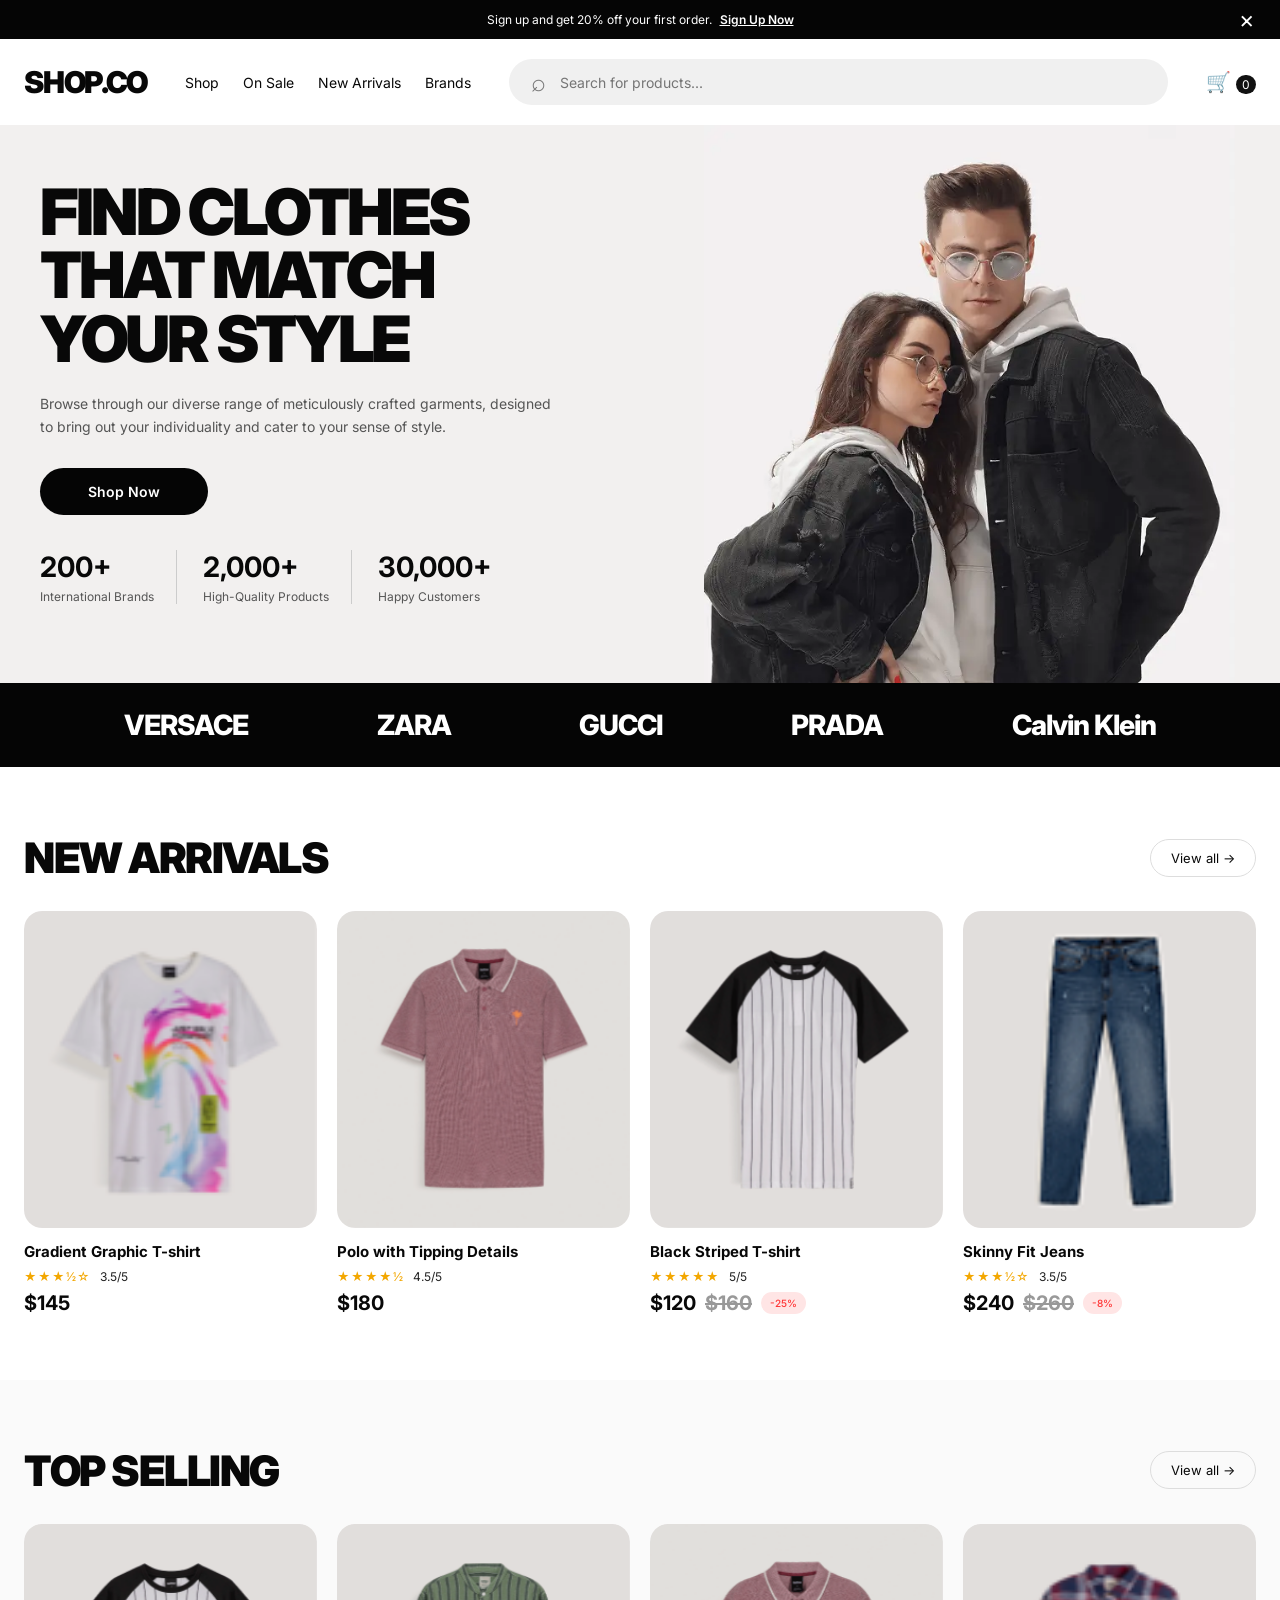
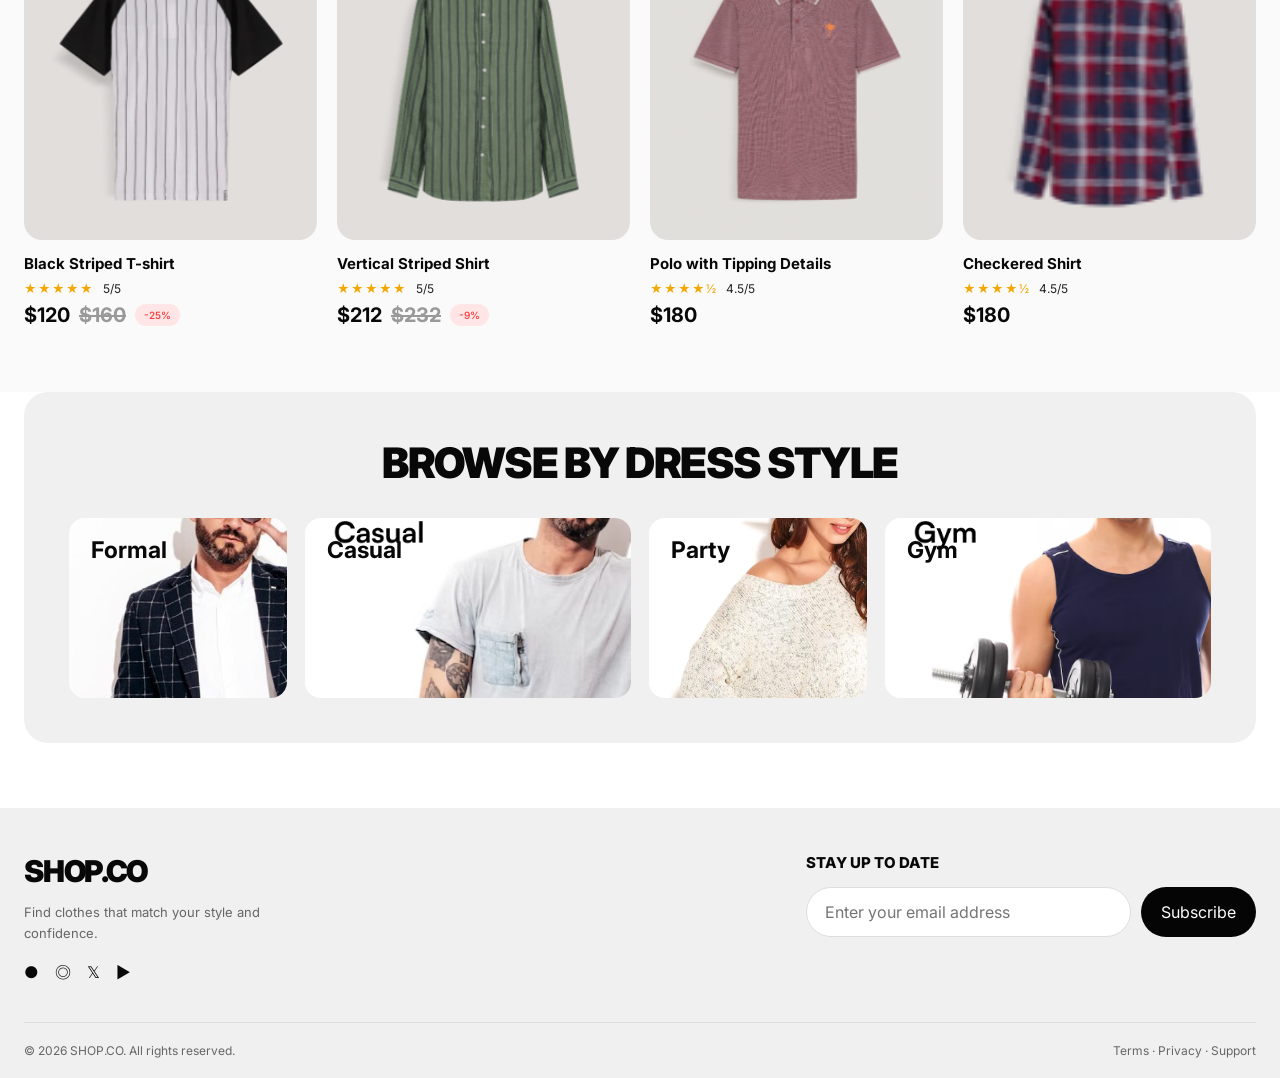
<file: index.html>
<!doctype html>
<html lang="en"><head><meta charset="utf-8"><meta name="viewport" content="width=device-width,initial-scale=1">
<meta name="description" content="SHOP.CO everyday fashion store"><title>SHOP.CO | Everyday style</title>
<link rel="preconnect" href="https://fonts.googleapis.com"><link href="https://fonts.googleapis.com/css2?family=Inter:wght@400;500;600;700;800;900&display=swap" rel="stylesheet">
<link rel="stylesheet" href="styles.css"><script src="app.js" defer></script></head><body>
<div class="announcement" id="announcement">Sign up and get 20% off your first order. <a href="#newsletter">Sign Up Now</a><button aria-label="Close announcement" id="close-announcement">×</button></div>
<header class="site-header"><button class="menu-toggle" id="menu-toggle" aria-label="Open menu">☰</button><a class="logo" href="index.html">SHOP.CO</a>
<nav class="main-nav" id="main-nav"><a href="category.html">Shop</a><a href="category.html?category=Shirts">On Sale</a><a href="category.html?category=T-shirts">New Arrivals</a><a href="category.html">Brands</a></nav>
<form class="search" id="search-form"><button aria-label="Search">⌕</button><input id="search-input" placeholder="Search for products..." aria-label="Search products"></form>
<div class="header-actions"><a aria-label="Cart" href="cart.html">🛒 <span id="cart-count">0</span></a></div></header>
<main>
<section class="hero"><div class="hero-copy"><h1>FIND CLOTHES<br>THAT MATCH<br><span>YOUR STYLE</span></h1><p>Browse through our diverse range of meticulously crafted garments, designed to bring out your individuality and cater to your sense of style.</p><a class="btn" href="category.html">Shop Now</a><div class="stats"><div><strong>200+</strong><span>International Brands</span></div><div><strong>2,000+</strong><span>High-Quality Products</span></div><div><strong>30,000+</strong><span>Happy Customers</span></div></div></div><div class="hero-visual"><img src="assets/hero-img.webp" alt="Fashion collection"></div></section>
<section class="brand-strip"><span>VERSACE</span><span>ZARA</span><span>GUCCI</span><span>PRADA</span><span>Calvin Klein</span></section>
<section class="section"><div class="section-heading"><h2>NEW ARRIVALS</h2><a href="category.html">View all →</a></div><div class="product-grid" id="new-arrivals-grid" data-limit="4"></div></section>
<section class="section section-muted"><div class="section-heading"><h2>TOP SELLING</h2><a href="category.html">View all →</a></div><div class="product-grid" id="top-selling-grid" data-limit="4" data-top-selling="true"></div></section>
<section class="style-section"><h2>BROWSE BY DRESS STYLE</h2><div class="style-grid"><a href="category.html?category=Shirts"><img src="assets/formal.png" alt=""><b>Formal</b></a><a href="category.html?category=T-shirts"><img src="assets/casual.png" alt=""><b>Casual</b></a><a href="category.html?category=Shorts"><img src="assets/party.png" alt=""><b>Party</b></a><a href="category.html?category=Jeans"><img src="assets/gym.png" alt=""><b>Gym</b></a></div></section>
</main><footer class="footer" id="newsletter"><div class="footer-top"><div><a class="logo" href="index.html">SHOP.CO</a><p>Find clothes that match your style and confidence.</p><div class="socials">●　◎　𝕏　▶</div></div><form id="newsletter-form" class="newsletter"><label for="newsletter-email">STAY UP TO DATE</label><div><input type="email" id="newsletter-email" placeholder="Enter your email address" required><button>Subscribe</button></div><small id="newsletter-message"></small></form></div><div class="footer-bottom">© 2026 SHOP.CO. All rights reserved. <span>Terms · Privacy · Support</span></div></footer></body></html>
</file>
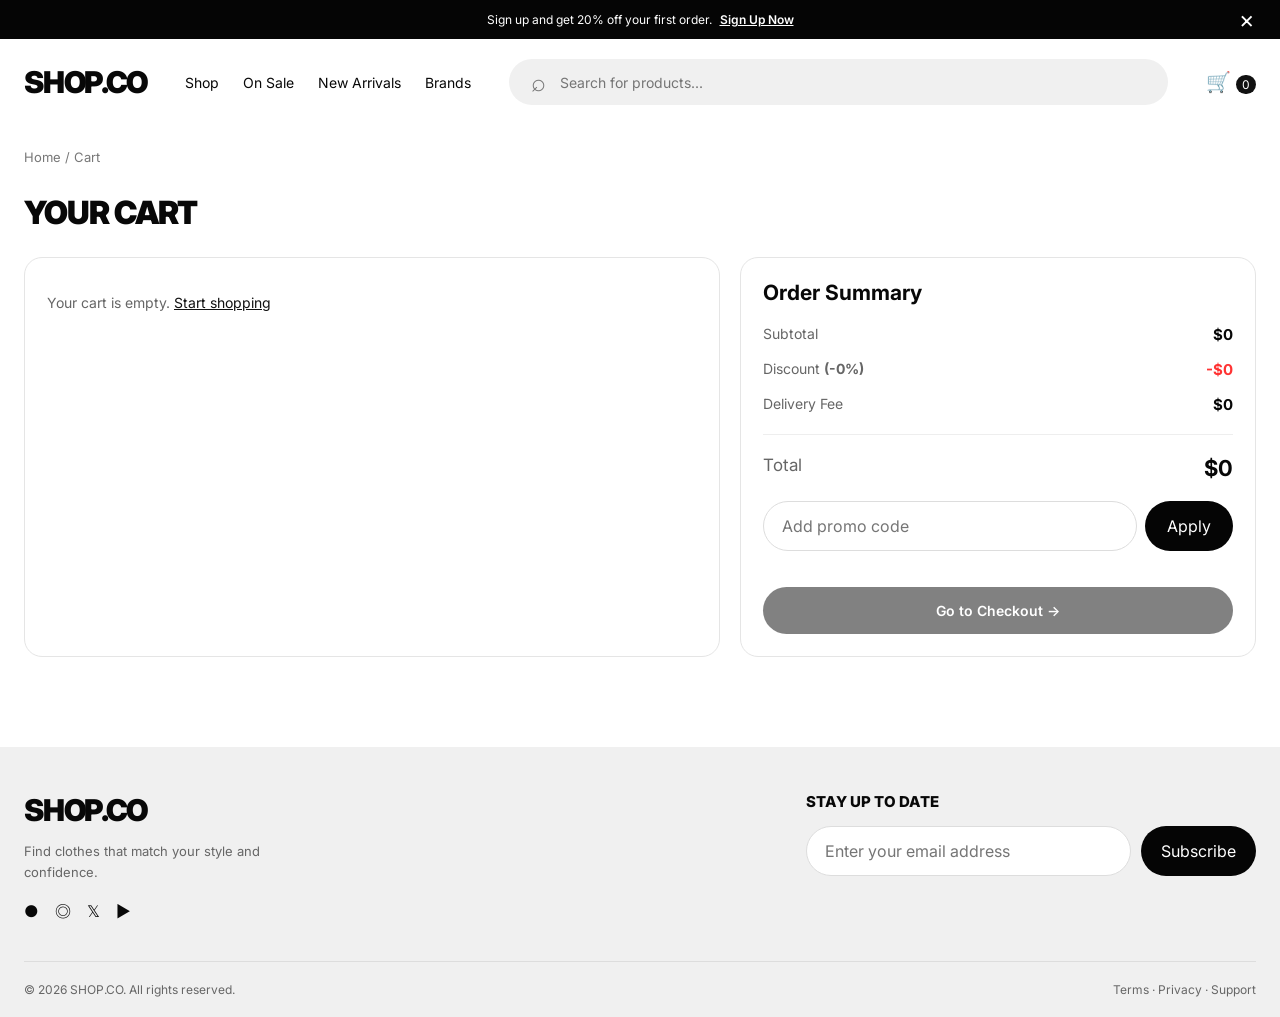
<file: cart.html>
<!doctype html>
<html lang="en"><head><meta charset="utf-8"><meta name="viewport" content="width=device-width,initial-scale=1">
<meta name="description" content="SHOP.CO everyday fashion store"><title>SHOP.CO | Everyday style</title>
<link rel="preconnect" href="https://fonts.googleapis.com"><link href="https://fonts.googleapis.com/css2?family=Inter:wght@400;500;600;700;800;900&display=swap" rel="stylesheet">
<link rel="stylesheet" href="styles.css"><script src="app.js" defer></script></head><body>
<div class="announcement" id="announcement">Sign up and get 20% off your first order. <a href="#newsletter">Sign Up Now</a><button aria-label="Close announcement" id="close-announcement">×</button></div>
<header class="site-header"><button class="menu-toggle" id="menu-toggle" aria-label="Open menu">☰</button><a class="logo" href="index.html">SHOP.CO</a>
<nav class="main-nav" id="main-nav"><a href="category.html">Shop</a><a href="category.html?category=Shirts">On Sale</a><a href="category.html?category=T-shirts">New Arrivals</a><a href="category.html">Brands</a></nav>
<form class="search" id="search-form"><button aria-label="Search">⌕</button><input id="search-input" placeholder="Search for products..." aria-label="Search products"></form>
<div class="header-actions"><a aria-label="Cart" href="cart.html">🛒 <span id="cart-count">0</span></a></div></header>
<main><section class="page-wrap cart-page"><div class="breadcrumbs"><a href="index.html">Home</a> / Cart</div><h1>YOUR CART</h1><div class="cart-layout"><section id="cart-items" class="cart-items"><p class="empty-cart">Your cart is empty. <a href="category.html">Start shopping</a></p></section><aside class="order-summary"><h2>Order Summary</h2><div class="summary-line"><span>Subtotal</span><strong id="subtotal">$0</strong></div><div class="summary-line discount-line"><span>Discount <b id="discount-label">(-0%)</b></span><strong id="discount-total">-$0</strong></div><div class="summary-line"><span>Delivery Fee</span><strong id="delivery-fee">$0</strong></div><hr><div class="summary-line total-line"><span>Total</span><strong id="grand-total">$0</strong></div><form id="promo-form" class="promo-form"><input id="promo-code" placeholder="Add promo code"><button>Apply</button></form><small id="promo-message"></small><button class="btn full" id="checkout-button">Go to Checkout →</button></aside></div></section></main><footer class="footer" id="newsletter"><div class="footer-top"><div><a class="logo" href="index.html">SHOP.CO</a><p>Find clothes that match your style and confidence.</p><div class="socials">●　◎　𝕏　▶</div></div><form id="newsletter-form" class="newsletter"><label for="newsletter-email">STAY UP TO DATE</label><div><input type="email" id="newsletter-email" placeholder="Enter your email address" required><button>Subscribe</button></div><small id="newsletter-message"></small></form></div><div class="footer-bottom">© 2026 SHOP.CO. All rights reserved. <span>Terms · Privacy · Support</span></div></footer></body></html>
</file>
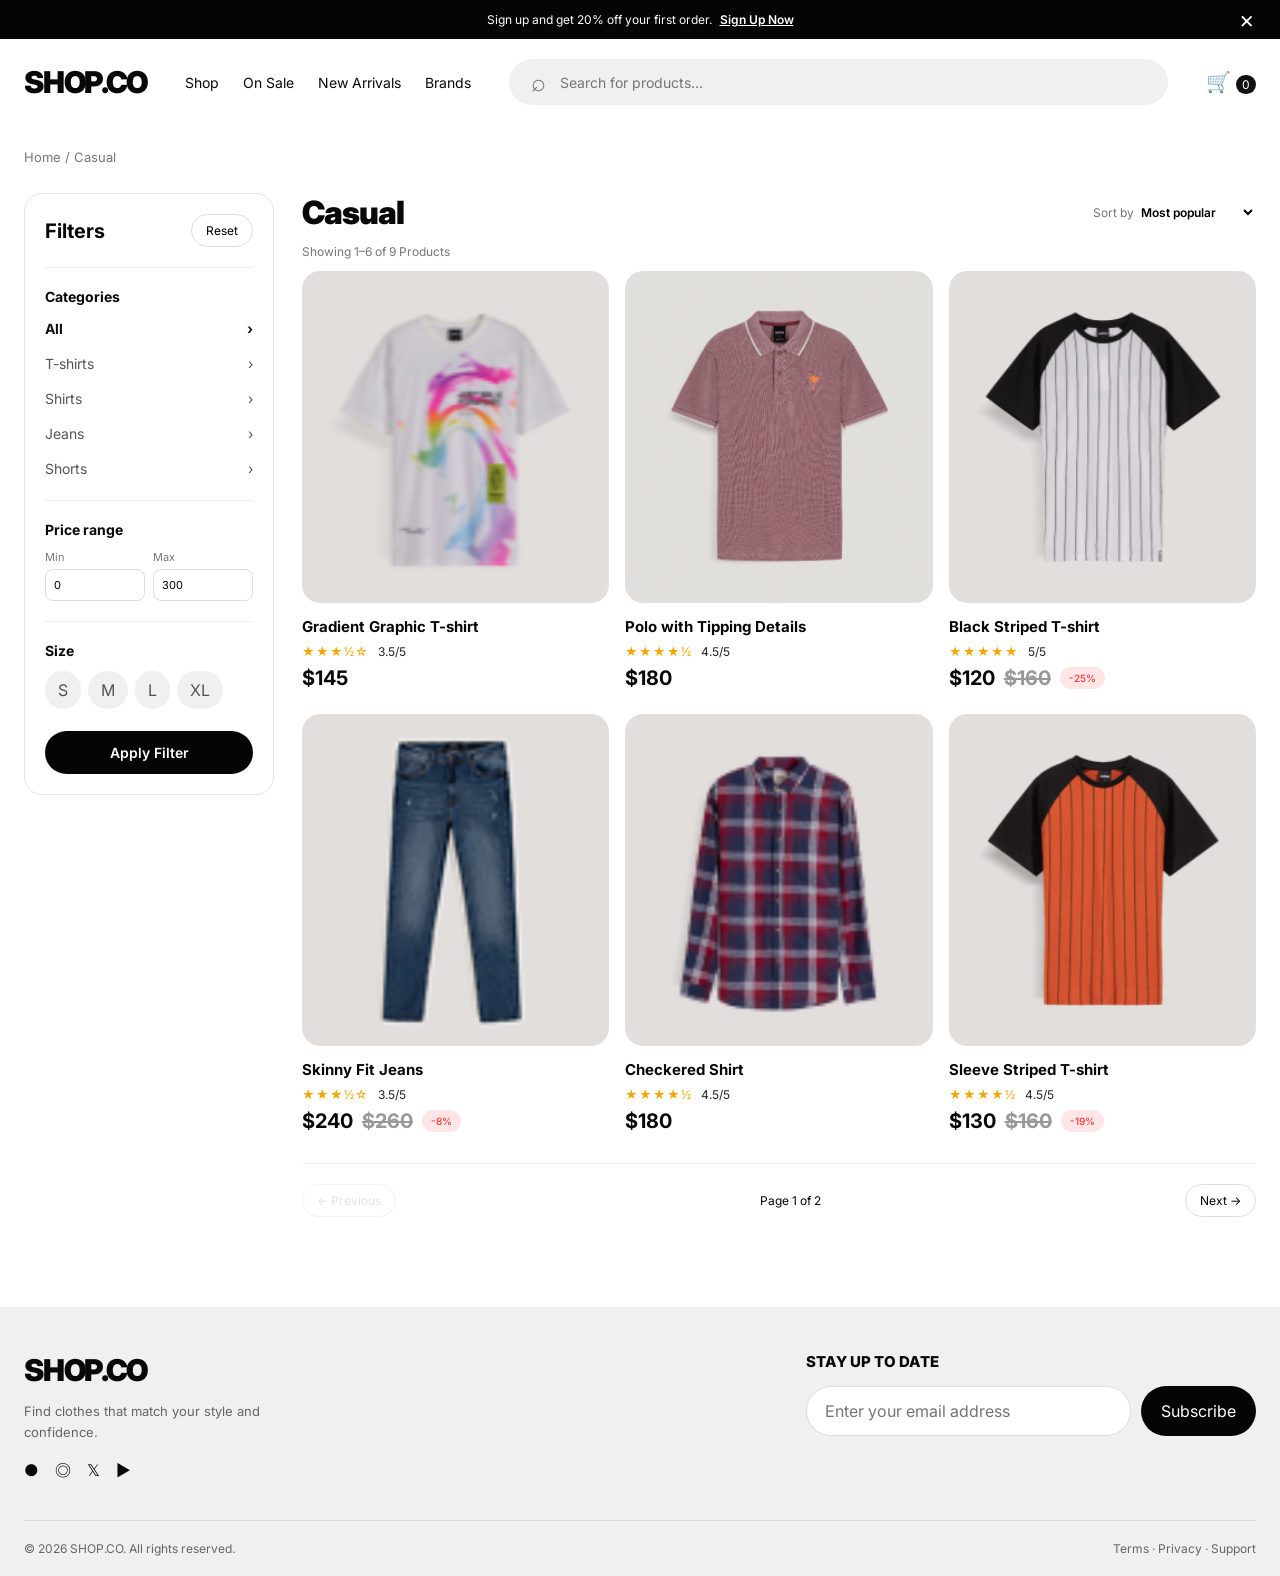
<file: category.html>
<!doctype html>
<html lang="en"><head><meta charset="utf-8"><meta name="viewport" content="width=device-width,initial-scale=1">
<meta name="description" content="SHOP.CO everyday fashion store"><title>SHOP.CO | Everyday style</title>
<link rel="preconnect" href="https://fonts.googleapis.com"><link href="https://fonts.googleapis.com/css2?family=Inter:wght@400;500;600;700;800;900&display=swap" rel="stylesheet">
<link rel="stylesheet" href="styles.css"><script src="app.js" defer></script></head><body>
<div class="announcement" id="announcement">Sign up and get 20% off your first order. <a href="#newsletter">Sign Up Now</a><button aria-label="Close announcement" id="close-announcement">×</button></div>
<header class="site-header"><button class="menu-toggle" id="menu-toggle" aria-label="Open menu">☰</button><a class="logo" href="index.html">SHOP.CO</a>
<nav class="main-nav" id="main-nav"><a href="category.html">Shop</a><a href="category.html?category=Shirts">On Sale</a><a href="category.html?category=T-shirts">New Arrivals</a><a href="category.html">Brands</a></nav>
<form class="search" id="search-form"><button aria-label="Search">⌕</button><input id="search-input" placeholder="Search for products..." aria-label="Search products"></form>
<div class="header-actions"><a aria-label="Cart" href="cart.html">🛒 <span id="cart-count">0</span></a></div></header>
<main><section class="page-wrap"><div class="breadcrumbs"><a href="index.html">Home</a> / Casual</div><div class="category-layout"><aside class="filters"><div class="filter-head"><h3>Filters</h3><button id="reset-filters">Reset</button></div><hr><h4>Categories</h4><div id="category-options" class="category-options"></div><hr><h4>Price range</h4><div class="range-row"><label>Min <input id="min-price" type="number" min="0" value="0"></label><label>Max <input id="max-price" type="number" min="0" value="300"></label></div><hr><h4>Size</h4><div class="size-filter" id="size-filters"><button data-size="S">S</button><button data-size="M">M</button><button data-size="L">L</button><button data-size="XL">XL</button></div><button class="btn full" id="apply-filters">Apply Filter</button></aside><section class="catalog"><div class="catalog-head"><h1 id="catalog-title">Casual</h1><label>Sort by <select id="sort-products"><option value="popular">Most popular</option><option value="price-low">Price: low to high</option><option value="price-high">Price: high to low</option><option value="rating">Top rated</option></select></label></div><p id="results-count" class="muted"></p><div class="product-grid" id="category-grid"></div><div class="pagination"><button id="previous-page">← Previous</button><span id="page-number">Page 1</span><button id="next-page">Next →</button></div></section></div></section></main><footer class="footer" id="newsletter"><div class="footer-top"><div><a class="logo" href="index.html">SHOP.CO</a><p>Find clothes that match your style and confidence.</p><div class="socials">●　◎　𝕏　▶</div></div><form id="newsletter-form" class="newsletter"><label for="newsletter-email">STAY UP TO DATE</label><div><input type="email" id="newsletter-email" placeholder="Enter your email address" required><button>Subscribe</button></div><small id="newsletter-message"></small></form></div><div class="footer-bottom">© 2026 SHOP.CO. All rights reserved. <span>Terms · Privacy · Support</span></div></footer></body></html>
</file>
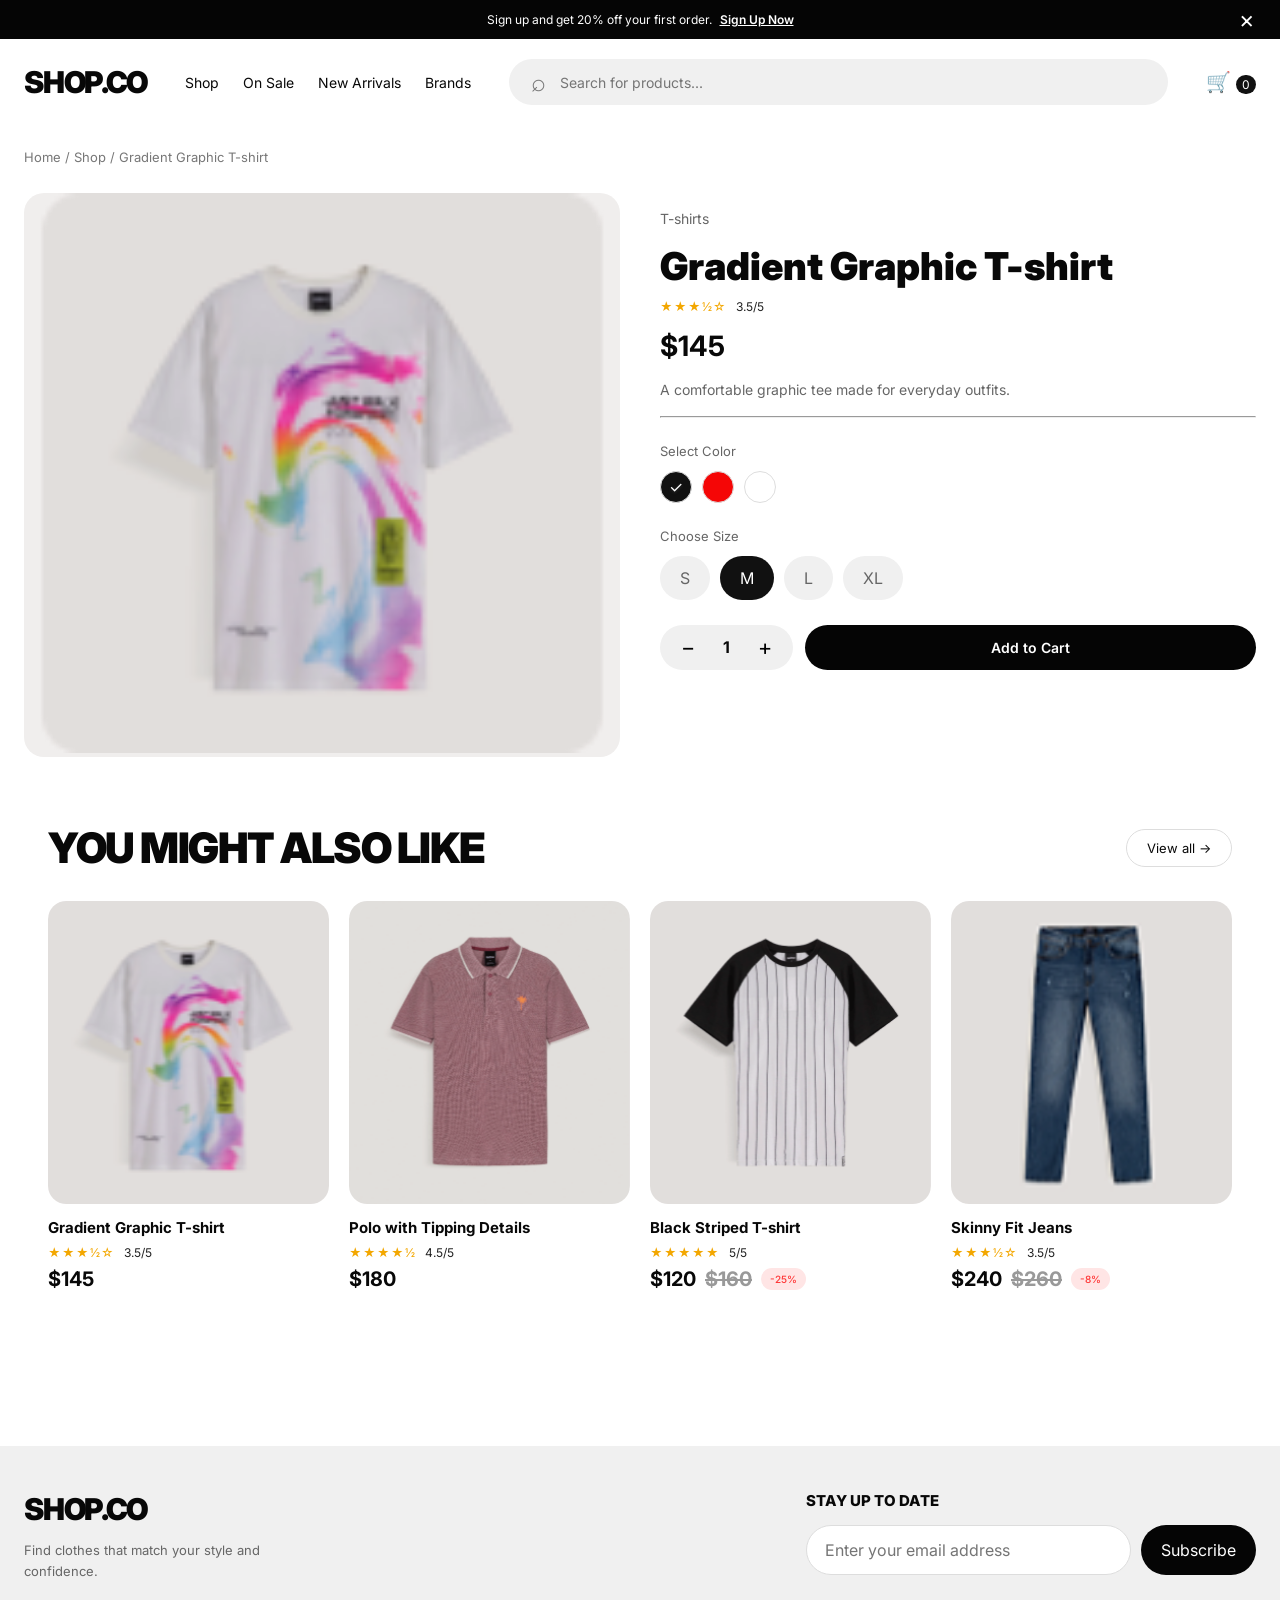
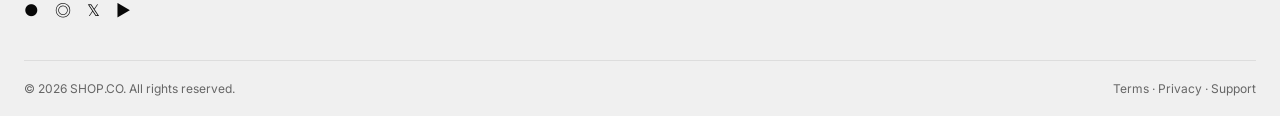
<file: product.html>
<!doctype html>
<html lang="en"><head><meta charset="utf-8"><meta name="viewport" content="width=device-width,initial-scale=1">
<meta name="description" content="SHOP.CO everyday fashion store"><title>SHOP.CO | Everyday style</title>
<link rel="preconnect" href="https://fonts.googleapis.com"><link href="https://fonts.googleapis.com/css2?family=Inter:wght@400;500;600;700;800;900&display=swap" rel="stylesheet">
<link rel="stylesheet" href="styles.css"><script src="app.js" defer></script></head><body>
<div class="announcement" id="announcement">Sign up and get 20% off your first order. <a href="#newsletter">Sign Up Now</a><button aria-label="Close announcement" id="close-announcement">×</button></div>
<header class="site-header"><button class="menu-toggle" id="menu-toggle" aria-label="Open menu">☰</button><a class="logo" href="index.html">SHOP.CO</a>
<nav class="main-nav" id="main-nav"><a href="category.html">Shop</a><a href="category.html?category=Shirts">On Sale</a><a href="category.html?category=T-shirts">New Arrivals</a><a href="category.html">Brands</a></nav>
<form class="search" id="search-form"><button aria-label="Search">⌕</button><input id="search-input" placeholder="Search for products..." aria-label="Search products"></form>
<div class="header-actions"><a aria-label="Cart" href="cart.html">🛒 <span id="cart-count">0</span></a></div></header>
<main><section class="page-wrap"><div class="breadcrumbs"><a href="index.html">Home</a> / <a href="category.html">Shop</a> / <span id="product-breadcrumb">Product</span></div><section id="product-detail" class="product-detail"><p>Loading product…</p></section><section class="section"><div class="section-heading"><h2>YOU MIGHT ALSO LIKE</h2><a href="category.html">View all →</a></div><div class="product-grid" id="related-grid" data-limit="4"></div></section></section></main><footer class="footer" id="newsletter"><div class="footer-top"><div><a class="logo" href="index.html">SHOP.CO</a><p>Find clothes that match your style and confidence.</p><div class="socials">●　◎　𝕏　▶</div></div><form id="newsletter-form" class="newsletter"><label for="newsletter-email">STAY UP TO DATE</label><div><input type="email" id="newsletter-email" placeholder="Enter your email address" required><button>Subscribe</button></div><small id="newsletter-message"></small></form></div><div class="footer-bottom">© 2026 SHOP.CO. All rights reserved. <span>Terms · Privacy · Support</span></div></footer></body></html>
</file>
<file: styles.css>
:root{--ink:#080808;--muted:#666;--soft:#f0f0f0;--line:#e7e7e7;--red:#ff3333;--radius:22px}*{box-sizing:border-box}html{scroll-behavior:smooth}body{margin:0;font-family:Inter,Arial,sans-serif;color:var(--ink)}a{color:inherit;text-decoration:none}button,input,select{font:inherit}button,a,select{ -webkit-tap-highlight-color:transparent}button{cursor:pointer}.announcement{background:#050505;color:#fff;text-align:center;padding:12px 44px;font-size:12px;position:relative}.announcement a{text-decoration:underline;font-weight:600;margin-left:5px}.announcement button{position:absolute;right:max(20px,calc((100% - 1240px)/2));top:4px;background:none;color:white;border:0;font-size:24px}.site-header{max-width:1240px;margin:auto;min-height:86px;padding:18px 0;display:flex;align-items:center;gap:38px}.logo{font-size:30px;letter-spacing:-1.6px;font-weight:900;white-space:nowrap}.main-nav{display:flex;gap:24px;font-size:14px;white-space:nowrap}.main-nav a:hover,.breadcrumbs a:hover{opacity:.65}.search{height:46px;border-radius:30px;background:#f0f0f0;display:flex;align-items:center;padding:0 16px;flex:1;min-width:100px}.search button{border:0;background:none;font-size:25px;color:#777}.search input{border:0;outline:0;background:transparent;width:100%;padding:8px;font-size:14px}.header-actions{font-size:20px;white-space:nowrap}.header-actions span{font-size:12px;background:#111;color:#fff;border-radius:20px;padding:2px 6px}.menu-toggle{display:none;border:0;background:none;font-size:22px}.hero{max-width:1440px;margin:auto;background:#f2f0ef;min-height:520px;display:grid;grid-template-columns:1.1fr .9fr;overflow:hidden}.hero-copy{padding:55px max(30px,calc((100vw - 1240px)/2));padding-right:20px}.hero h1{font-size:clamp(40px,5vw,64px);line-height:.99;letter-spacing:-2.8px;margin:0 0 22px;font-weight:900}.hero h1 span{letter-spacing:-3.3px}.hero-copy>p{color:#555;line-height:1.65;max-width:520px;font-size:14px}.btn{border:0;background:#050505;color:#fff;display:inline-flex;justify-content:center;align-items:center;border-radius:30px;padding:15px 48px;font-weight:600;font-size:14px;transition:opacity .2s}.btn:hover{opacity:.82}.hero .btn{margin:16px 0 35px}.hero-visual{min-height:460px;display:flex;align-items:end;justify-content:center}.hero-visual img{width:100%;height:100%;max-height:560px;object-fit:cover;object-position:top center}.stats{display:flex;gap:26px;flex-wrap:wrap}.stats div{display:flex;flex-direction:column;gap:5px;padding-right:22px;border-right:1px solid #ccc}.stats div:last-child{border:0}.stats strong{font-size:28px}.stats span{font-size:12px;color:#555}.brand-strip{background:#050505;color:white;display:flex;justify-content:space-evenly;gap:24px;align-items:center;flex-wrap:wrap;padding:25px 20px;font-size:clamp(18px,2.2vw,28px);font-weight:800;letter-spacing:-1px}.section{max-width:1240px;margin:0 auto;padding:65px 0}.section-heading{display:flex;align-items:center;justify-content:space-between;margin-bottom:28px}.section-heading h2,.style-section h2{font-size:clamp(28px,4vw,42px);letter-spacing:-1.5px;margin:0;font-weight:900}.section-heading>a{font-size:13px;border:1px solid #ddd;padding:10px 20px;border-radius:24px}.product-grid{display:grid;grid-template-columns:repeat(4,minmax(0,1fr));gap:20px}.product-card{min-width:0}.product-card .product-image{display:block;background:#f0eeed;border-radius:18px;overflow:hidden;aspect-ratio:1/1.08;margin-bottom:14px}.product-card img{width:100%;height:100%;object-fit:cover;mix-blend-mode:multiply;transition:transform .25s}.product-card .product-image:hover img{transform:scale(1.04)}.product-card h3{font-size:15px;margin:0 0 8px;font-weight:700}.rating{font-size:12px;color:#f3a700;letter-spacing:1px}.rating span{color:#222;letter-spacing:0;margin-left:5px}.price{display:flex;gap:9px;align-items:center;margin-top:7px;font-size:20px;font-weight:700}.old-price{color:#999;text-decoration:line-through}.sale-badge{background:#ffe5e5;color:#f33;border-radius:18px;padding:5px 9px;font-size:10px;font-weight:500}.section-muted{max-width:none;background:#fafafa;padding-left:max(24px,calc((100% - 1240px)/2));padding-right:max(24px,calc((100% - 1240px)/2))}.style-section{max-width:1240px;margin:0 auto 65px;padding:45px;background:#f0f0f0;border-radius:24px;text-align:center}.style-grid{display:grid;grid-template-columns:1fr 1.5fr 1fr 1.5fr;gap:18px;margin-top:30px}.style-grid a{position:relative;height:180px;overflow:hidden;border-radius:16px;background:white;text-align:left}.style-grid img{width:100%;height:100%;object-fit:cover}.style-grid b{position:absolute;left:22px;top:18px;font-size:23px}.footer{background:#f0f0f0;padding:45px max(24px,calc((100% - 1240px)/2)) 20px;margin-top:40px}.footer-top{display:flex;justify-content:space-between;gap:40px;padding-bottom:38px}.footer-top p{font-size:13px;color:#666;max-width:300px;line-height:1.6}.socials{margin-top:18px}.newsletter{width:min(450px,100%)}.newsletter label{font-size:15px;font-weight:800;display:block;margin-bottom:15px}.newsletter div{display:flex;gap:10px}.newsletter input,.promo-form input{min-width:0;flex:1;border:1px solid #ddd;border-radius:28px;padding:14px 18px;outline-color:#aaa}.newsletter button,.promo-form button{border:0;border-radius:28px;padding:0 20px;background:#050505;color:#fff}.newsletter small{display:block;margin-top:8px}.footer-bottom{border-top:1px solid #ddd;padding-top:20px;font-size:12px;color:#666;display:flex;justify-content:space-between}.page-wrap{max-width:1240px;margin:0 auto;padding:24px 0 50px}.breadcrumbs{font-size:13px;color:#777;margin-bottom:28px}.category-layout{display:grid;grid-template-columns:250px minmax(0,1fr);gap:28px}.filters{border:1px solid #e5e5e5;border-radius:18px;padding:20px;height:max-content}.filter-head{display:flex;align-items:center;justify-content:space-between}.filter-head h3{margin:0;font-size:20px}.filter-head button,.pagination button{border:1px solid #ddd;border-radius:22px;background:white;padding:8px 14px;font-size:12px}.filters hr,.order-summary hr{border:0;border-top:1px solid #eee;margin:20px 0}.filters h4{font-size:14px;margin:18px 0 12px}.category-options{display:grid;gap:12px}.category-options button{display:flex;justify-content:space-between;border:0;background:white;text-align:left;color:#555;font-size:14px;padding:3px 0}.category-options button.active{color:#111;font-weight:700}.range-row{display:flex;gap:8px}.range-row label{font-size:11px;color:#777;display:grid;gap:5px}.range-row input{width:100%;min-width:0;border:1px solid #ddd;border-radius:8px;padding:8px}.size-filter{display:flex;gap:7px;flex-wrap:wrap;margin-bottom:22px}.size-filter button{border:0;border-radius:20px;padding:9px 13px;background:#f0f0f0;color:#555}.size-filter button.active{background:#111;color:#fff}.filters .full{width:100%;padding:13px}.catalog-head{display:flex;align-items:center;justify-content:space-between;gap:15px}.catalog-head h1,.cart-page>h1{font-size:32px;margin:0;font-weight:900;letter-spacing:-1px}.catalog-head label{font-size:12px;color:#777}.catalog-head select{border:0;background:white;font-weight:600;max-width:140px}.muted{color:#777;font-size:12px}.catalog .product-grid{grid-template-columns:repeat(3,minmax(0,1fr));gap:24px 16px}.pagination{display:flex;align-items:center;justify-content:space-between;border-top:1px solid #eee;margin-top:30px;padding-top:20px;font-size:12px}.pagination button:disabled{opacity:.4;cursor:not-allowed}.product-detail{display:grid;grid-template-columns:1fr 1fr;gap:40px}.detail-image{background:#f0eeed;border-radius:20px;overflow:hidden;min-height:420px}.detail-image img{width:100%;height:100%;max-height:560px;object-fit:contain;mix-blend-mode:multiply}.detail-copy h1{font-size:clamp(28px,3vw,40px);line-height:1.1;margin:12px 0;font-weight:900}.detail-copy .price{font-size:28px;margin:15px 0}.detail-copy>p{color:#666;line-height:1.7;font-size:14px}.option-label{font-size:13px;color:#666;margin:25px 0 12px}.swatches,.detail-sizes{display:flex;gap:10px;flex-wrap:wrap}.swatch{width:32px;height:32px;border:1px solid #ddd;border-radius:50%;position:relative}.swatch.active:after{content:"✓";color:white;position:absolute;inset:0;display:grid;place-items:center;text-shadow:0 1px 3px #333}.detail-sizes button{border:0;border-radius:25px;background:#f0f0f0;padding:12px 20px;color:#666}.detail-sizes button.active{background:#111;color:#fff}.buy-row{display:flex;gap:12px;margin-top:25px}.quantity{display:flex;align-items:center;gap:22px;background:#f0f0f0;border-radius:28px;padding:0 15px}.quantity button{border:0;background:none;font-size:22px}.buy-row .btn{flex:1;padding:14px 20px}.cart-page>h1{margin-bottom:25px}.cart-layout{display:grid;grid-template-columns:1.35fr 1fr;gap:20px}.cart-items,.order-summary{border:1px solid #e5e5e5;border-radius:18px;padding:22px}.cart-item{display:grid;grid-template-columns:110px 1fr auto;gap:18px;padding:0 0 20px;margin-bottom:20px;border-bottom:1px solid #eee}.cart-item:last-child{border-bottom:0;margin-bottom:0}.cart-item img{width:110px;height:115px;object-fit:cover;background:#f0eeed;border-radius:12px;mix-blend-mode:multiply}.cart-item h3{font-size:16px;margin:0 0 8px}.cart-item p{font-size:12px;color:#666;margin:5px 0}.cart-item strong{font-size:20px}.cart-item-bottom{display:flex;justify-content:space-between;align-items:center;gap:10px;margin-top:12px}.cart-qty{display:flex;align-items:center;gap:18px;background:#f0f0f0;border-radius:20px;padding:7px 12px}.cart-qty button,.remove-item{border:0;background:none}.remove-item{color:#f33;font-size:18px;align-self:start}.empty-cart{color:#666;font-size:14px}.empty-cart a{text-decoration:underline;color:#111}.order-summary h2{font-size:21px;margin:0 0 20px}.summary-line{display:flex;justify-content:space-between;gap:10px;margin:16px 0;font-size:14px}.summary-line span{color:#666}.summary-line strong{font-size:15px}.discount-line strong{color:#f33}.total-line{font-size:17px}.total-line strong{font-size:22px}.promo-form{display:flex;gap:8px;margin:20px 0 8px}.promo-form button{padding:0 22px}.order-summary small{display:block;color:#777;min-height:18px;margin-bottom:10px}.order-summary .full{width:100%}.no-results{grid-column:1/-1;padding:40px 10px;color:#666;text-align:center;background:#fafafa;border-radius:14px}.related-section{padding-top:40px}
@media(max-width:1300px){.site-header,.page-wrap,.section:not(.section-muted),.style-section{margin-left:24px;margin-right:24px}.hero-copy{padding-left:40px}.section-muted{padding-left:24px;padding-right:24px}}
@media(max-width:900px){.site-header{gap:18px;min-height:74px}.main-nav{gap:12px}.main-nav a{font-size:12px}.search{max-width:240px}.hero{grid-template-columns:1fr 0.8fr}.hero-copy{padding:45px 25px}.hero h1{font-size:45px}.stats{gap:12px}.stats strong{font-size:22px}.stats div{padding-right:10px}.product-grid{grid-template-columns:repeat(2,minmax(0,1fr))}.catalog .product-grid{grid-template-columns:repeat(2,minmax(0,1fr))}.style-grid{grid-template-columns:repeat(2,minmax(0,1fr))}.category-layout{grid-template-columns:210px minmax(0,1fr);gap:18px}.product-detail{gap:24px}.cart-layout{grid-template-columns:1fr 0.9fr}}
@media(max-width:650px){.announcement{font-size:10px;padding:11px 38px 11px 12px}.site-header{margin:0;padding:14px 18px;gap:14px;flex-wrap:wrap}.menu-toggle{display:block}.logo{font-size:26px}.main-nav{display:none;order:4;width:100%;flex-direction:column;padding:10px 0}.main-nav.open{display:flex}.search{order:5;max-width:none;flex-basis:100%;height:40px}.header-actions{margin-left:auto}.hero{display:flex;flex-direction:column}.hero-copy{padding:38px 22px 15px}.hero h1{font-size:43px}.hero-visual{min-height:250px;height:300px}.hero-visual img{object-position:center 30%}.stats{gap:12px}.stats div{border:0;padding:0;min-width:27%}.stats strong{font-size:19px}.stats span{font-size:10px}.brand-strip{gap:20px;padding:22px 15px;font-size:17px}.section{padding-top:42px;padding-bottom:42px}.section:not(.section-muted),.style-section{margin-left:18px;margin-right:18px}.section-heading h2,.style-section h2{font-size:27px}.section-heading>a{padding:8px 12px;font-size:11px}.product-grid{gap:20px 12px}.product-card .product-image{border-radius:13px}.product-card h3{font-size:13px}.price{font-size:17px;gap:6px;flex-wrap:wrap}.sale-badge{font-size:9px}.section-muted{padding:40px 18px}.style-section{padding:25px 16px;margin-bottom:35px}.style-grid{gap:10px}.style-grid a{height:130px}.style-grid b{font-size:18px;left:12px;top:12px}.footer{padding:35px 20px 18px}.footer-top{display:block}.newsletter{margin-top:30px}.newsletter div{gap:6px}.newsletter input{padding:12px}.newsletter button{padding:0 13px}.footer-bottom{gap:10px;flex-direction:column}.page-wrap{margin:0 18px;padding-top:18px}.category-layout{display:block}.filters{margin-bottom:24px}.catalog-head h1,.cart-page>h1{font-size:27px}.catalog .product-grid{gap:20px 12px}.catalog-head{align-items:flex-start}.catalog-head label{display:flex;flex-direction:column;gap:5px}.product-detail{grid-template-columns:1fr;gap:22px}.detail-image{min-height:300px;height:340px}.detail-copy h1{font-size:30px}.cart-layout{grid-template-columns:1fr}.cart-items,.order-summary{padding:16px}.cart-item{grid-template-columns:82px 1fr auto;gap:11px}.cart-item img{width:82px;height:92px}.cart-item h3{font-size:13px}.cart-item strong{font-size:17px}.cart-item-bottom{align-items:flex-start;flex-direction:column}.cart-qty{gap:13px}.pagination{gap:10px}.pagination button{padding:8px 10px}.range-row{max-width:320px}}
@media(prefers-reduced-motion:reduce){*,*::before,*::after{scroll-behavior:auto!important;transition:none!important}}
</file>
